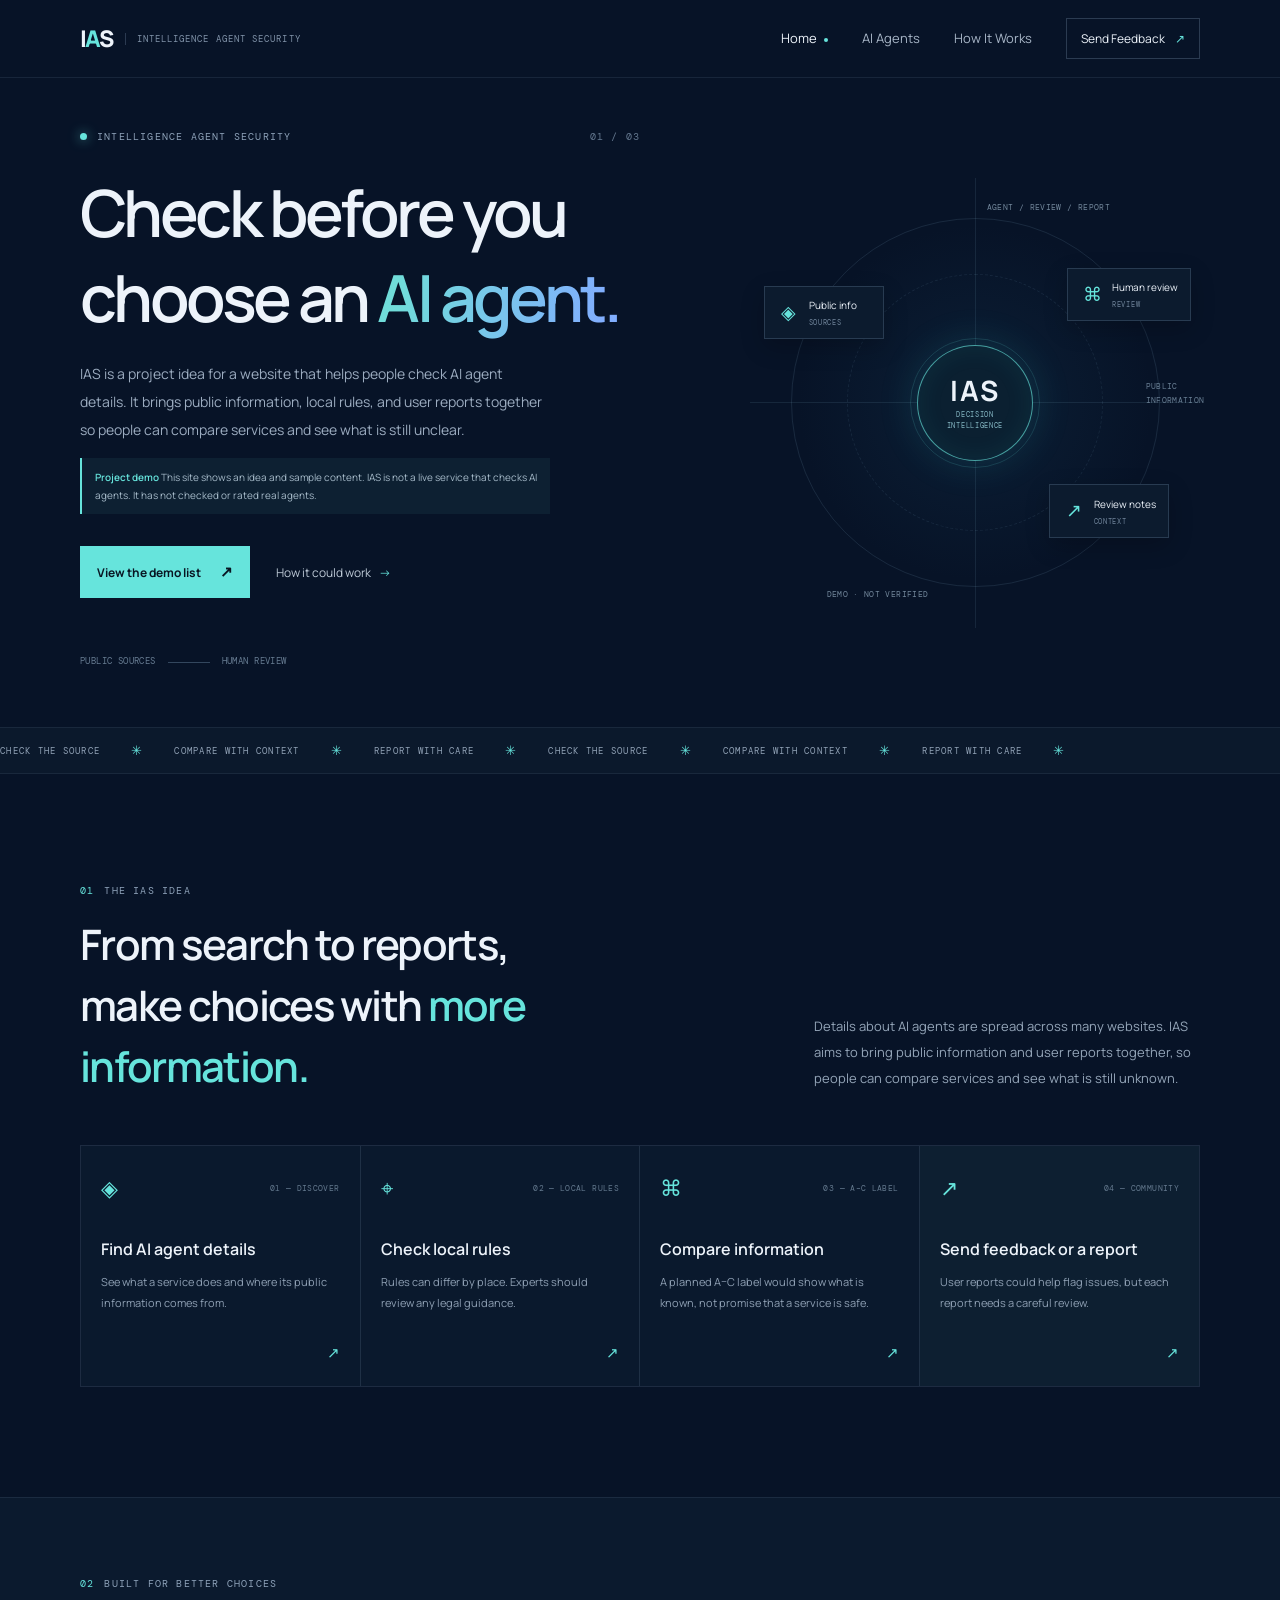
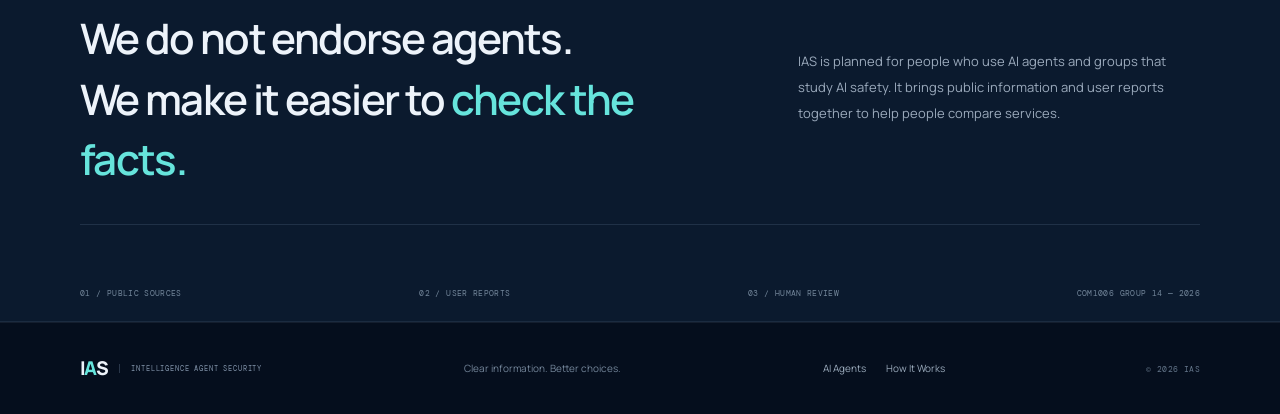
<file: index.html>
<!doctype html>
<html lang="en">
<head>
  <meta charset="utf-8">
  <meta name="viewport" content="width=device-width, initial-scale=1">
  <meta name="theme-color" content="#071327">
  <meta name="description" content="IAS helps people check and compare AI agents using public information and user reports.">
  <title>IAS — Understand AI Agents Before You Use Them</title>
  <link rel="preconnect" href="https://fonts.googleapis.com">
  <link rel="preconnect" href="https://fonts.gstatic.com" crossorigin>
  <link href="https://fonts.googleapis.com/css2?family=DM+Mono:wght@400;500&family=Manrope:wght@400;500;600;700;800&display=swap" rel="stylesheet">
  <link rel="stylesheet" href="style.css">
  <script src="script.js" defer></script>
</head>
<body>
  <header class="site-header">
    <nav class="nav container" aria-label="Main navigation">
      <a class="brand" href="index.html" aria-label="IAS home"><span class="brand-mark">I<span>A</span>S</span><span class="brand-caption">INTELLIGENCE AGENT SECURITY</span></a>
      <button class="menu-toggle" aria-label="Open navigation menu" aria-expanded="false"><span></span><span></span></button>
      <div class="nav-links">
        <a class="nav-link active" href="index.html">Home</a>
        <a class="nav-link" href="agents.html">AI Agents</a>
        <a class="nav-link" href="technology.html">How It Works</a>
        <a class="nav-cta" href="agents.html#report">Send Feedback <span aria-hidden="true">↗</span></a>
      </div>
    </nav>
  </header>

  <main>
    <section class="hero container">
      <div class="hero-copy">
        <div class="eyebrow"><span class="status-dot"></span> INTELLIGENCE AGENT SECURITY <span class="eyebrow-index">01 / 03</span></div>
        <h1>Check before you<br>choose an <span class="text-gradient">AI agent.</span></h1>
        <p class="hero-description">IAS is a project idea for a website that helps people check AI agent details. It brings public information, local rules, and user reports together so people can compare services and see what is still unclear.</p>
        <p class="prototype-note"><strong>Project demo</strong> This site shows an idea and sample content. IAS is not a live service that checks AI agents. It has not checked or rated real agents.</p>
        <div class="hero-actions">
          <a class="button button-primary" href="agents.html">View the demo list <span aria-hidden="true">↗</span></a>
          <a class="text-link" href="technology.html">How it could work <span aria-hidden="true">→</span></a>
        </div>
        <div class="hero-footnote"><span class="mono">PUBLIC SOURCES</span><span class="footnote-line"></span><span class="mono">HUMAN REVIEW</span></div>
      </div>
      <div class="hero-visual" aria-label="Illustration of the IAS review process">
        <div class="visual-orbit orbit-outer"></div><div class="visual-orbit orbit-inner"></div>
        <div class="visual-axis axis-horizontal"></div><div class="visual-axis axis-vertical"></div>
        <div class="visual-label label-top mono">AGENT / REVIEW / REPORT</div><div class="visual-label label-bottom mono">DEMO · NOT VERIFIED</div>
        <div class="visual-node node-data"><span class="node-icon">◈</span><span>Public info</span><small>SOURCES</small></div>
        <div class="visual-node node-model"><span class="node-icon">⌘</span><span>Human review</span><small>REVIEW</small></div>
        <div class="visual-node node-insight"><span class="node-icon">↗</span><span>Review notes</span><small>CONTEXT</small></div>
        <div class="visual-core"><span class="core-ring"></span><span class="core-label">IAS</span><small>DECISION<br>INTELLIGENCE</small></div>
        <div class="visual-coordinate mono">PUBLIC<br>INFORMATION</div>
      </div>
    </section>

    <section class="ticker" aria-label="IAS principles">
      <div class="ticker-track"><span>CHECK THE SOURCE</span><i>✳</i><span>COMPARE WITH CONTEXT</span><i>✳</i><span>REPORT WITH CARE</span><i>✳</i><span>CHECK THE SOURCE</span><i>✳</i><span>COMPARE WITH CONTEXT</span><i>✳</i><span>REPORT WITH CARE</span><i>✳</i></div>
    </section>

    <section class="section container intro-section">
      <div class="section-heading">
        <div><div class="eyebrow"><span class="section-number">01</span> THE IAS IDEA</div><h2>From search to reports,<br>make choices with <span class="text-accent">more information.</span></h2></div>
        <p class="section-lead">Details about AI agents are spread across many websites. IAS aims to bring public information and user reports together, so people can compare services and see what is still unknown.</p>
      </div>
      <div class="feature-grid">
        <article class="feature-card"><div class="feature-top"><span class="feature-icon">◈</span><span class="card-index mono">01 — DISCOVER</span></div><h3>Find AI agent details</h3><p>See what a service does and where its public information comes from.</p><a href="agents.html" class="card-link" aria-label="View the sample AI agent list">↗</a></article>
        <article class="feature-card"><div class="feature-top"><span class="feature-icon">⌖</span><span class="card-index mono">02 — LOCAL RULES</span></div><h3>Check local rules</h3><p>Rules can differ by place. Experts should review any legal guidance.</p><a href="technology.html#models" class="card-link" aria-label="Learn how IAS could review local rules">↗</a></article>
        <article class="feature-card"><div class="feature-top"><span class="feature-icon">⌘</span><span class="card-index mono">03 — A–C LABEL</span></div><h3>Compare information</h3><p>A planned A–C label would show what is known, not promise that a service is safe.</p><a href="agents.html#rating-labels" class="card-link" aria-label="Learn about the planned A to C labels">↗</a></article>
        <article class="feature-card feature-card-highlight"><div class="feature-top"><span class="feature-icon">↗</span><span class="card-index mono">04 — COMMUNITY</span></div><h3>Send feedback or a report</h3><p>User reports could help flag issues, but each report needs a careful review.</p><a href="agents.html#report" class="card-link" aria-label="View the feedback and report demo">↗</a></article>
      </div>
    </section>

    <section class="signal-section">
      <div class="container signal-inner">
        <div><div class="eyebrow"><span class="section-number">02</span> BUILT FOR BETTER CHOICES</div><h2>We do not endorse agents.<br>We make it easier to <span class="text-accent">check the facts.</span></h2></div>
        <div class="signal-content"><p>IAS is planned for people who use AI agents and groups that study AI safety. It brings public information and user reports together to help people compare services.</p></div>
        <div class="signal-bottom mono"><span>01 / PUBLIC SOURCES</span><span>02 / USER REPORTS</span><span>03 / HUMAN REVIEW</span><span>COM1006 GROUP 14 — 2026</span></div>
      </div>
    </section>
  </main>
  <footer class="site-footer"><div class="container footer-inner"><a class="brand footer-brand" href="index.html"><span class="brand-mark">I<span>A</span>S</span><span class="brand-caption">INTELLIGENCE AGENT SECURITY</span></a><p>Clear information. Better choices.</p><div class="footer-links"><a href="agents.html">AI Agents</a><a href="technology.html">How It Works</a></div><span class="footer-copy mono">© 2026 IAS</span></div></footer>
</body>
</html>
</file>
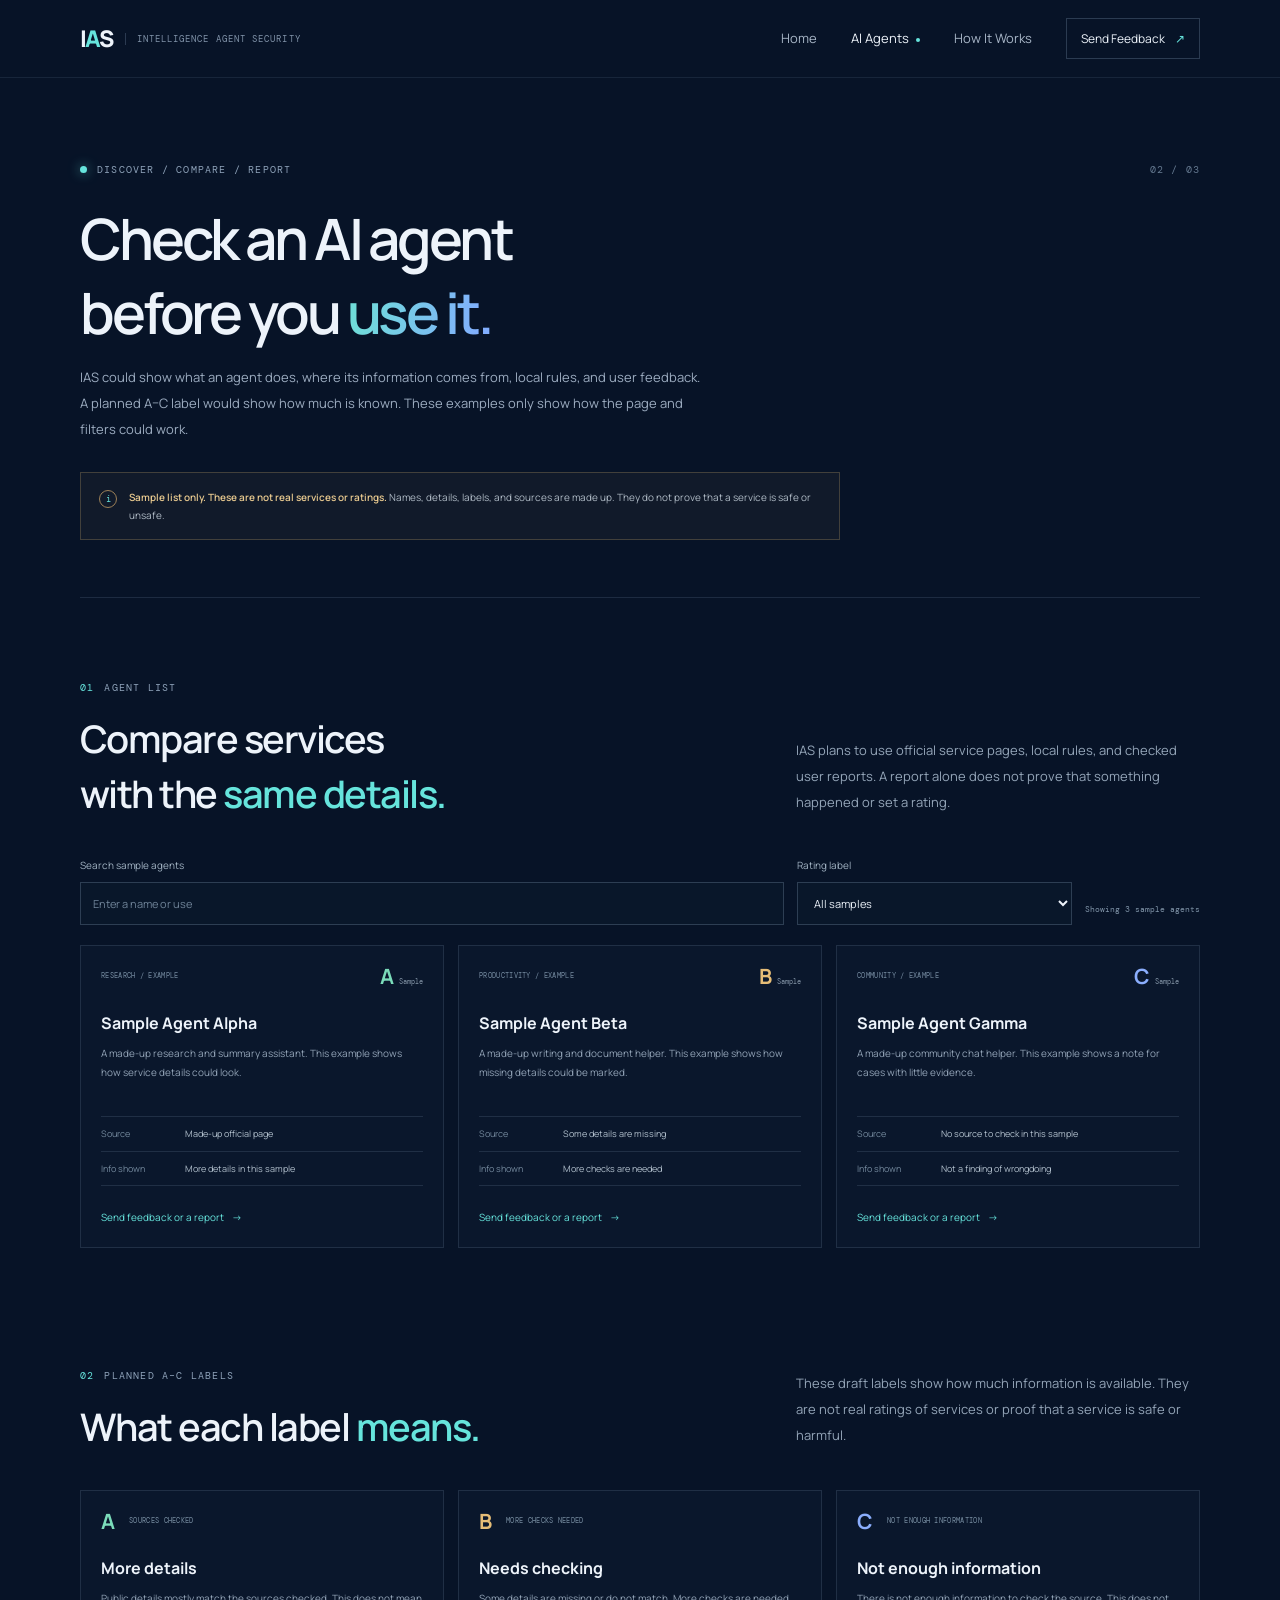
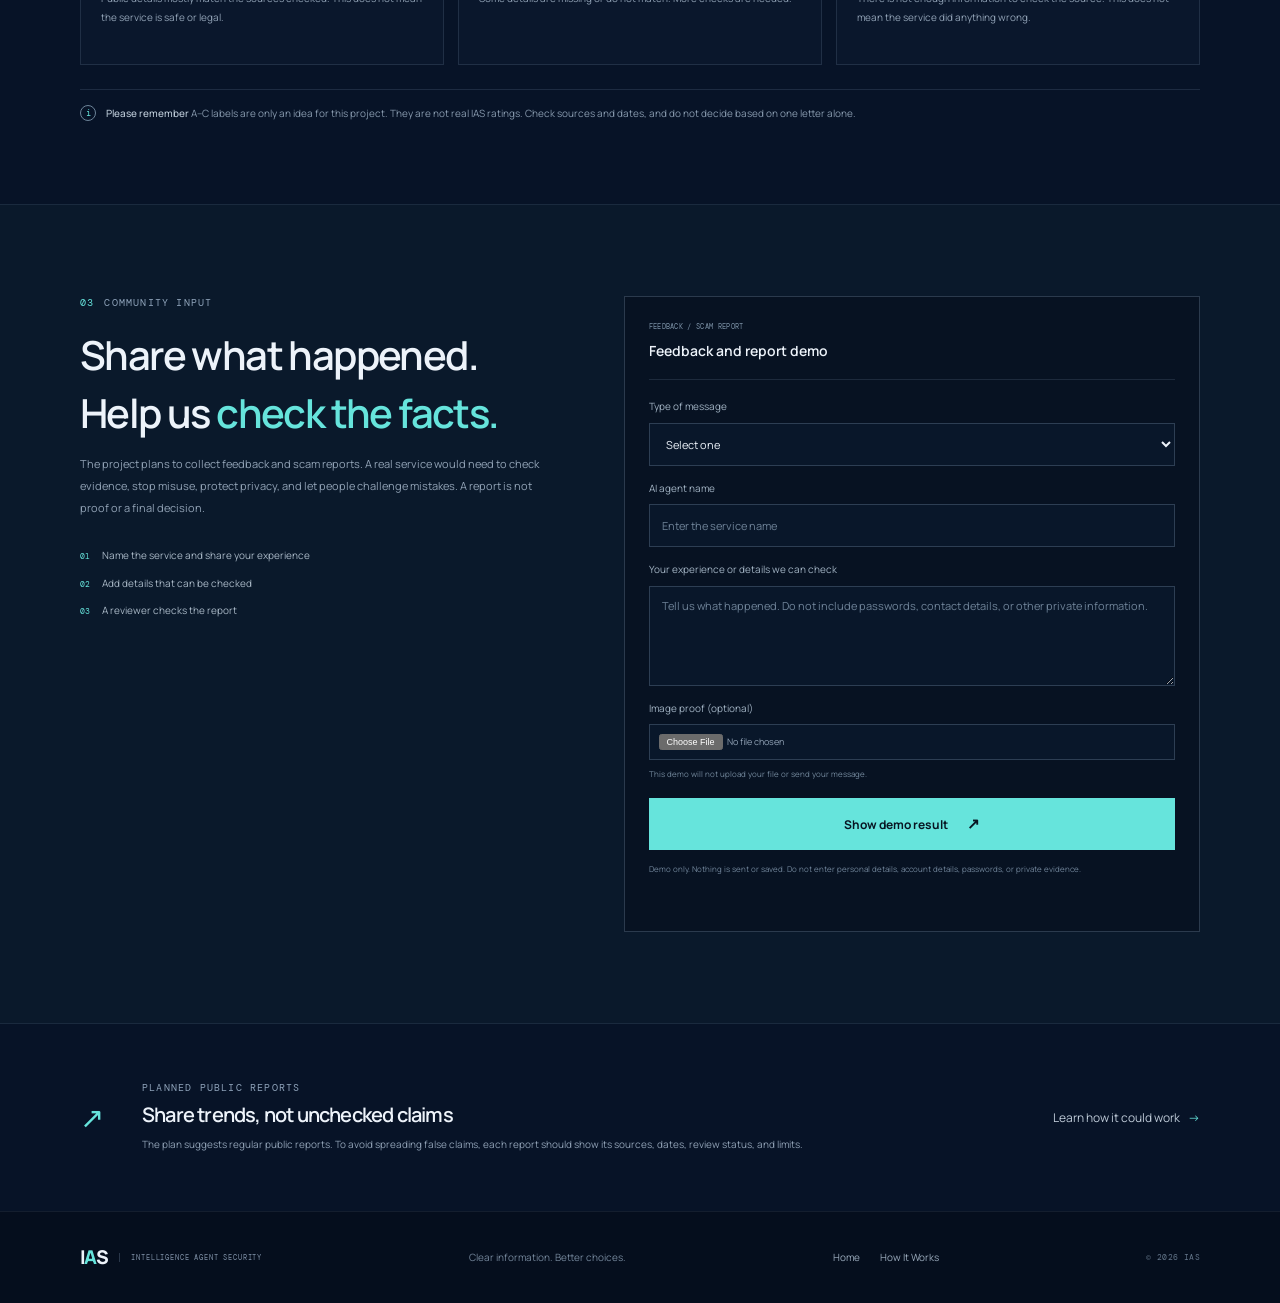
<file: agents.html>
<!doctype html>
<html lang="en">
<head>
  <meta charset="utf-8">
  <meta name="viewport" content="width=device-width, initial-scale=1">
  <meta name="theme-color" content="#071327">
  <meta name="description" content="Explore sample AI agent profiles and see how IAS could support ratings, comparisons, feedback, and scam reports.">
  <title>AI Agent List — IAS</title>
  <link rel="preconnect" href="https://fonts.googleapis.com">
  <link rel="preconnect" href="https://fonts.gstatic.com" crossorigin>
  <link href="https://fonts.googleapis.com/css2?family=DM+Mono:wght@400;500&family=Manrope:wght@400;500;600;700;800&display=swap" rel="stylesheet">
  <link rel="stylesheet" href="style.css">
  <script src="script.js" defer></script>
</head>
<body>
  <header class="site-header">
    <nav class="nav container" aria-label="Main navigation">
      <a class="brand" href="index.html" aria-label="IAS home"><span class="brand-mark">I<span>A</span>S</span><span class="brand-caption">INTELLIGENCE AGENT SECURITY</span></a>
      <button class="menu-toggle" aria-label="Open navigation menu" aria-expanded="false"><span></span><span></span></button>
      <div class="nav-links">
        <a class="nav-link" href="index.html">Home</a>
        <a class="nav-link active" href="agents.html">AI Agents</a>
        <a class="nav-link" href="technology.html">How It Works</a>
        <a class="nav-cta" href="#report">Send Feedback <span aria-hidden="true">↗</span></a>
      </div>
    </nav>
  </header>
  <main>
    <section class="page-hero container agents-hero">
      <div class="eyebrow"><span class="status-dot"></span> DISCOVER / COMPARE / REPORT <span class="eyebrow-index">02 / 03</span></div>
      <h1>Check an AI agent<br>before you <span class="text-gradient">use it.</span></h1>
      <p class="page-intro">IAS could show what an agent does, where its information comes from, local rules, and user feedback. A planned A–C label would show how much is known. These examples only show how the page and filters could work.</p>
      <div class="prototype-banner"><span class="note-icon">i</span><p><strong>Sample list only. These are not real services or ratings.</strong> Names, details, labels, and sources are made up. They do not prove that a service is safe or unsafe.</p></div>
    </section>

    <section class="section container directory-section" aria-labelledby="directory-title">
      <div class="section-heading compact-heading">
        <div><div class="eyebrow"><span class="section-number">01</span> AGENT LIST</div><h2 id="directory-title">Compare services<br>with the <span class="text-accent">same details.</span></h2></div>
        <p class="section-lead">IAS plans to use official service pages, local rules, and checked user reports. A report alone does not prove that something happened or set a rating.</p>
      </div>
      <div class="directory-controls">
        <label class="search-control">Search sample agents<input type="search" data-agent-search placeholder="Enter a name or use" autocomplete="off"></label>
        <label class="filter-control">Rating label
          <select data-agent-filter>
            <option value="all">All samples</option>
            <option value="A">A — More details (sample)</option>
            <option value="B">B — Needs checking (sample)</option>
            <option value="C">C — Not enough information (sample)</option>
          </select>
        </label>
        <p class="directory-count" data-agent-count aria-live="polite">Showing 3 sample agents</p>
      </div>
      <div class="agent-grid" data-agent-grid>
        <article class="agent-card" data-agent-card data-rating="A" data-search="alpha research summary search assistant">
          <div class="agent-card-top"><span class="agent-category mono">RESEARCH / EXAMPLE</span><span class="agent-grade grade-a">A <small>Sample</small></span></div>
          <h3>Sample Agent Alpha</h3>
          <p>A made-up research and summary assistant. This example shows how service details could look.</p>
          <dl class="agent-details"><div><dt>Source</dt><dd>Made-up official page</dd></div><div><dt>Info shown</dt><dd>More details in this sample</dd></div></dl>
          <a class="agent-report-link" href="#report" data-report-agent="Sample Agent Alpha">Send feedback or a report <span aria-hidden="true">→</span></a>
        </article>
        <article class="agent-card" data-agent-card data-rating="B" data-search="beta document writing productivity">
          <div class="agent-card-top"><span class="agent-category mono">PRODUCTIVITY / EXAMPLE</span><span class="agent-grade grade-b">B <small>Sample</small></span></div>
          <h3>Sample Agent Beta</h3>
          <p>A made-up writing and document helper. This example shows how missing details could be marked.</p>
          <dl class="agent-details"><div><dt>Source</dt><dd>Some details are missing</dd></div><div><dt>Info shown</dt><dd>More checks are needed</dd></div></dl>
          <a class="agent-report-link" href="#report" data-report-agent="Sample Agent Beta">Send feedback or a report <span aria-hidden="true">→</span></a>
        </article>
        <article class="agent-card" data-agent-card data-rating="C" data-search="gamma community chat">
          <div class="agent-card-top"><span class="agent-category mono">COMMUNITY / EXAMPLE</span><span class="agent-grade grade-c">C <small>Sample</small></span></div>
          <h3>Sample Agent Gamma</h3>
          <p>A made-up community chat helper. This example shows a note for cases with little evidence.</p>
          <dl class="agent-details"><div><dt>Source</dt><dd>No source to check in this sample</dd></div><div><dt>Info shown</dt><dd>Not a finding of wrongdoing</dd></div></dl>
          <a class="agent-report-link" href="#report" data-report-agent="Sample Agent Gamma">Send feedback or a report <span aria-hidden="true">→</span></a>
        </article>
      </div>
      <p class="directory-empty" data-agent-empty hidden>No samples match. Try a different search or rating.</p>
    </section>

    <section class="section container rating-guide" id="rating-labels" aria-labelledby="rating-guide-title">
      <div class="section-heading compact-heading">
        <div><div class="eyebrow"><span class="section-number">02</span> PLANNED A–C LABELS</div><h2 id="rating-guide-title">What each label <span class="text-accent">means.</span></h2></div>
        <p class="section-lead">These draft labels show how much information is available. They are not real ratings of services or proof that a service is safe or harmful.</p>
      </div>
      <div class="rating-guide-grid">
        <article class="agent-card rating-guide-card">
          <div class="agent-card-top rating-guide-top"><span class="agent-grade grade-a">A</span><span class="rating-guide-tag mono">SOURCES CHECKED</span></div>
          <h3>More details</h3>
          <p>Public details mostly match the sources checked. This does not mean the service is safe or legal.</p>
        </article>
        <article class="agent-card rating-guide-card">
          <div class="agent-card-top rating-guide-top"><span class="agent-grade grade-b">B</span><span class="rating-guide-tag mono">MORE CHECKS NEEDED</span></div>
          <h3>Needs checking</h3>
          <p>Some details are missing or do not match. More checks are needed.</p>
        </article>
        <article class="agent-card rating-guide-card">
          <div class="agent-card-top rating-guide-top"><span class="agent-grade grade-c">C</span><span class="rating-guide-tag mono">NOT ENOUGH INFORMATION</span></div>
          <h3>Not enough information</h3>
          <p>There is not enough information to check the source. This does not mean the service did anything wrong.</p>
        </article>
      </div>
      <div class="chain-note rating-guide-note"><span class="note-icon">i</span><p><strong>Please remember</strong> A–C labels are only an idea for this project. They are not real IAS ratings. Check sources and dates, and do not decide based on one letter alone.</p></div>
    </section>

    <section class="report-section" id="report">
      <div class="container report-layout">
        <div class="report-intro">
          <div class="eyebrow"><span class="section-number">03</span> COMMUNITY INPUT</div>
          <h2>Share what happened.<br>Help us <span class="text-accent">check the facts.</span></h2>
          <p>The project plans to collect feedback and scam reports. A real service would need to check evidence, stop misuse, protect privacy, and let people challenge mistakes. A report is not proof or a final decision.</p>
          <div class="report-steps"><span><i>01</i> Name the service and share your experience</span><span><i>02</i> Add details that can be checked</span><span><i>03</i> A reviewer checks the report</span></div>
        </div>
        <form class="report-form" data-demo-form>
          <div class="form-heading"><span class="mono">FEEDBACK / SCAM REPORT</span><strong>Feedback and report demo</strong></div>
          <label>Type of message
            <select name="reportType" required>
              <option value="" selected disabled>Select one</option>
              <option value="feedback">Share a user experience</option>
              <option value="report">Report a possible scam or false information</option>
            </select>
          </label>
          <label>AI agent name<input type="text" name="agentName" data-report-agent-input placeholder="Enter the service name" required></label>
          <label>Your experience or details we can check<textarea name="details" rows="4" placeholder="Tell us what happened. Do not include passwords, contact details, or other private information." required></textarea></label>
          <label class="file-control">Image proof (optional)<input type="file" name="evidence" accept="image/*"><small>This demo will not upload your file or send your message.</small></label>
          <button class="button button-primary form-submit" type="submit">Show demo result <span aria-hidden="true">↗</span></button>
          <p class="form-disclaimer">Demo only. Nothing is sent or saved. Do not enter personal details, account details, passwords, or private evidence.</p>
          <p class="form-status" data-form-status role="status" aria-live="polite"></p>
        </form>
      </div>
    </section>

    <section class="container weekly-report">
      <div class="weekly-mark">↗</div><div><span class="eyebrow">PLANNED PUBLIC REPORTS</span><h2>Share trends, not unchecked claims</h2><p>The plan suggests regular public reports. To avoid spreading false claims, each report should show its sources, dates, review status, and limits.</p></div><a class="text-link" href="technology.html#models">Learn how it could work <span aria-hidden="true">→</span></a>
    </section>
  </main>
  <footer class="site-footer"><div class="container footer-inner"><a class="brand footer-brand" href="index.html"><span class="brand-mark">I<span>A</span>S</span><span class="brand-caption">INTELLIGENCE AGENT SECURITY</span></a><p>Clear information. Better choices.</p><div class="footer-links"><a href="index.html">Home</a><a href="technology.html">How It Works</a></div><span class="footer-copy mono">© 2026 IAS</span></div></footer>
</body>
</html>
</file>
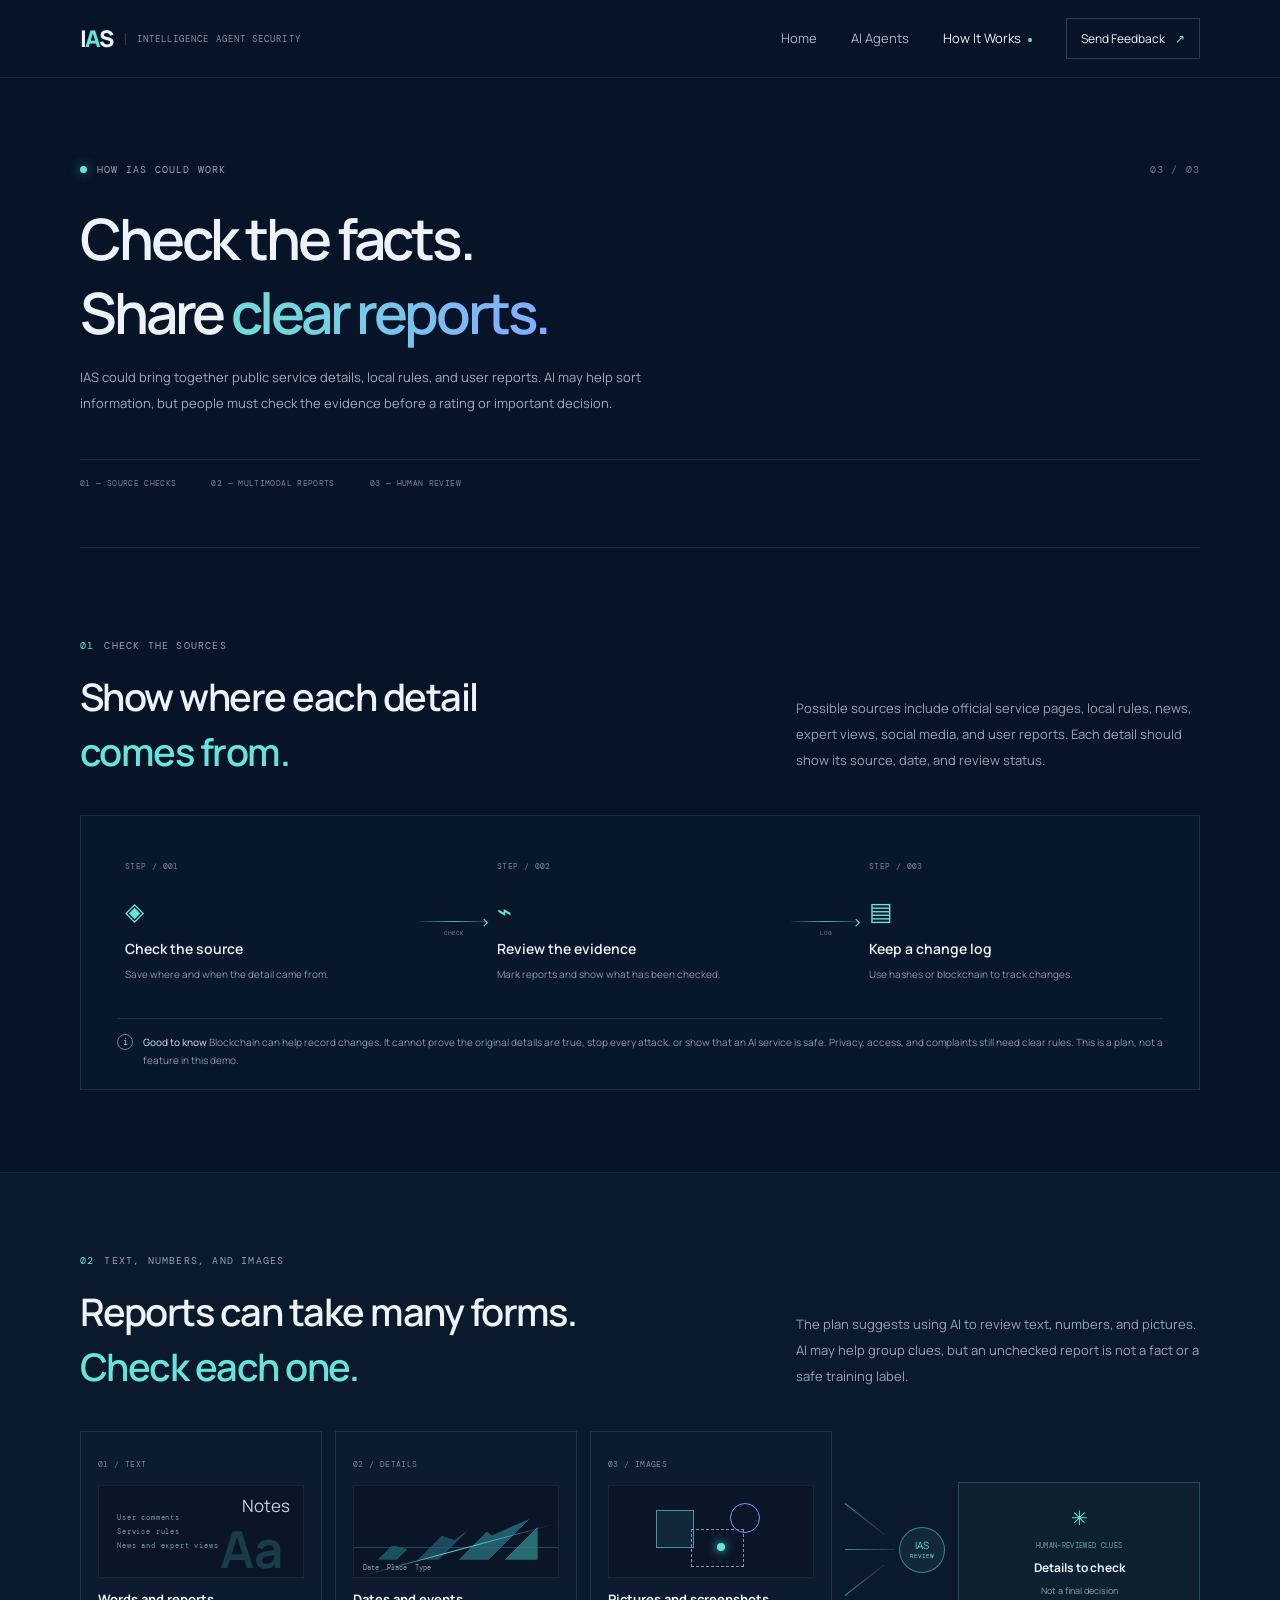
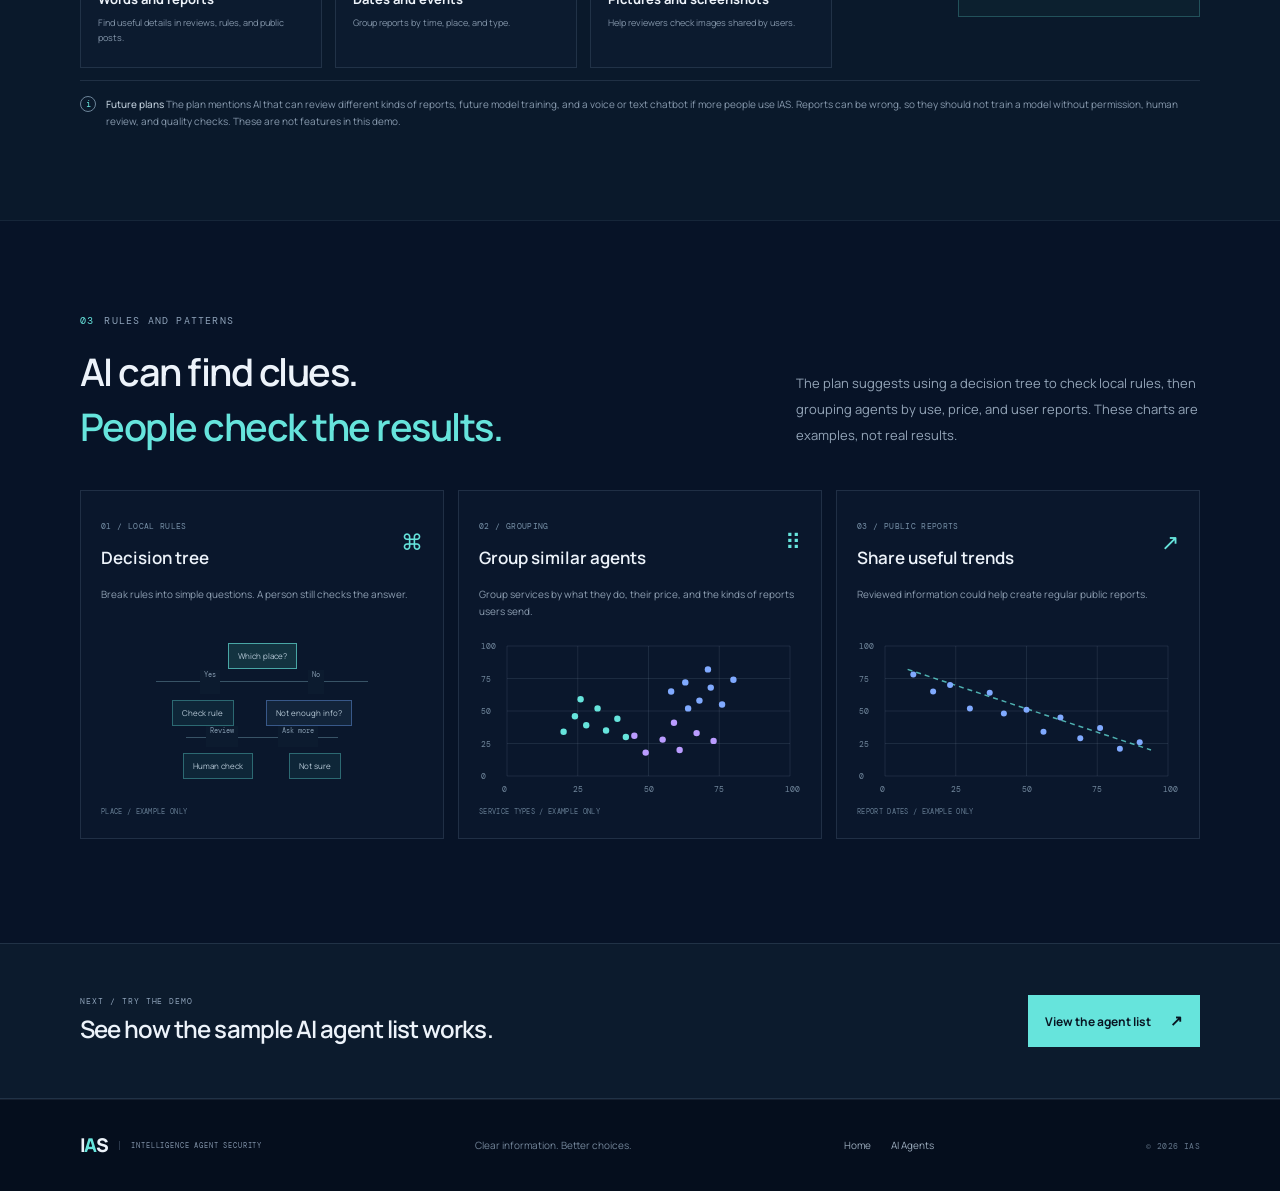
<file: technology.html>
<!doctype html>
<html lang="en">
<head>
  <meta charset="utf-8">
  <meta name="viewport" content="width=device-width, initial-scale=1">
  <meta name="theme-color" content="#071327">
  <meta name="description" content="Learn how IAS could check public sources, review user reports, keep records, and group similar AI agents.">
  <title>How It Works — IAS</title>
  <link rel="preconnect" href="https://fonts.googleapis.com">
  <link rel="preconnect" href="https://fonts.gstatic.com" crossorigin>
  <link href="https://fonts.googleapis.com/css2?family=DM+Mono:wght@400;500&family=Manrope:wght@400;500;600;700;800&display=swap" rel="stylesheet">
  <link rel="stylesheet" href="style.css">
  <script src="script.js" defer></script>
</head>
<body>
  <header class="site-header"><nav class="nav container" aria-label="Main navigation">
    <a class="brand" href="index.html" aria-label="IAS home"><span class="brand-mark">I<span>A</span>S</span><span class="brand-caption">INTELLIGENCE AGENT SECURITY</span></a>
    <button class="menu-toggle" aria-label="Open navigation menu" aria-expanded="false"><span></span><span></span></button>
    <div class="nav-links"><a class="nav-link" href="index.html">Home</a><a class="nav-link" href="agents.html">AI Agents</a><a class="nav-link active" href="technology.html">How It Works</a><a class="nav-cta" href="agents.html#report">Send Feedback <span aria-hidden="true">↗</span></a></div>
  </nav></header>
  <main>
    <section class="page-hero container">
      <div class="eyebrow"><span class="status-dot"></span> HOW IAS COULD WORK <span class="eyebrow-index">03 / 03</span></div>
      <h1>Check the facts.<br>Share <span class="text-gradient">clear reports.</span></h1>
      <p class="page-intro">IAS could bring together public service details, local rules, and user reports. AI may help sort information, but people must check the evidence before a rating or important decision.</p>
      <div class="page-hero-meta mono"><span>01 — SOURCE CHECKS</span><span>02 — MULTIMODAL REPORTS</span><span>03 — HUMAN REVIEW</span></div>
    </section>

    <section class="section container tech-section" id="blockchain">
      <div class="section-heading compact-heading"><div><div class="eyebrow"><span class="section-number">01</span> CHECK THE SOURCES</div><h2>Show where each detail<br><span class="text-accent">comes from.</span></h2></div><p class="section-lead">Possible sources include official service pages, local rules, news, expert views, social media, and user reports. Each detail should show its source, date, and review status.</p></div>
      <div class="chain-panel">
        <div class="chain-steps">
          <article class="chain-step"><span class="step-index mono">STEP / 001</span><span class="chain-symbol">◈</span><h3>Check the source</h3><p>Save where and when the detail came from.</p></article><div class="chain-connector"><span></span><small>CHECK</small></div>
          <article class="chain-step"><span class="step-index mono">STEP / 002</span><span class="chain-symbol">⌁</span><h3>Review the evidence</h3><p>Mark reports and show what has been checked.</p></article><div class="chain-connector"><span></span><small>LOG</small></div>
          <article class="chain-step"><span class="step-index mono">STEP / 003</span><span class="chain-symbol">▤</span><h3>Keep a change log</h3><p>Use hashes or blockchain to track changes.</p></article>
        </div>
        <div class="chain-note"><span class="note-icon">i</span><p><strong>Good to know</strong> Blockchain can help record changes. It cannot prove the original details are true, stop every attack, or show that an AI service is safe. Privacy, access, and complaints still need clear rules. This is a plan, not a feature in this demo.</p></div>
      </div>
    </section>

    <section class="section multimodal-section" id="multimodal">
      <div class="container">
        <div class="section-heading compact-heading"><div><div class="eyebrow"><span class="section-number">02</span> TEXT, NUMBERS, AND IMAGES</div><h2>Reports can take many forms.<br><span class="text-accent">Check each one.</span></h2></div><p class="section-lead">The plan suggests using AI to review text, numbers, and pictures. AI may help group clues, but an unchecked report is not a fact or a safe training label.</p></div>
        <div class="modality-grid">
          <article class="modality-card"><span class="modality-tag mono">01 / TEXT</span><div class="modality-art text-art"><span>Notes</span><i>User comments</i><i>Service rules</i><i>News and expert views</i><b>Aa</b></div><h3>Words and reports</h3><p>Find useful details in reviews, rules, and public posts.</p></article>
          <article class="modality-card"><span class="modality-tag mono">02 / DETAILS</span><div class="modality-art number-art"><span class="number-line"></span><span class="number-bar"></span><span class="number-wave"></span><i>Date&nbsp; Place&nbsp; Type</i></div><h3>Dates and events</h3><p>Group reports by time, place, and type.</p></article>
          <article class="modality-card"><span class="modality-tag mono">03 / IMAGES</span><div class="modality-art visual-art"><span class="visual-square"></span><span class="visual-circle"></span><span class="visual-cross"></span><span class="visual-target"></span></div><h3>Pictures and screenshots</h3><p>Help reviewers check images shared by users.</p></article>
          <div class="modality-merge"><span class="merge-line"></span><span class="merge-line"></span><span class="merge-line"></span><div class="merge-node">IAS<br><small>REVIEW</small></div></div>
          <div class="modality-output"><span class="output-icon">✳</span><span class="mono">HUMAN-REVIEWED CLUES</span><strong>Details to check</strong><small>Not a final decision</small></div>
        </div>
        <div class="chain-note technology-roadmap-note"><span class="note-icon">i</span><p><strong>Future plans</strong> The plan mentions AI that can review different kinds of reports, future model training, and a voice or text chatbot if more people use IAS. Reports can be wrong, so they should not train a model without permission, human review, and quality checks. These are not features in this demo.</p></div>
      </div>
    </section>

    <section class="section container models-section" id="models">
      <div class="section-heading compact-heading"><div><div class="eyebrow"><span class="section-number">03</span> RULES AND PATTERNS</div><h2>AI can find clues.<br><span class="text-accent">People check the results.</span></h2></div><p class="section-lead">The plan suggests using a decision tree to check local rules, then grouping agents by use, price, and user reports. These charts are examples, not real results.</p></div>
      <div class="model-grid">
        <article class="model-card model-tree"><div class="model-card-head"><div><span class="model-type mono">01 / LOCAL RULES</span><h3>Decision tree</h3></div><span class="model-symbol">⌘</span></div><p>Break rules into simple questions. A person still checks the answer.</p><div class="tree-visual" aria-label="Example of a local rules decision tree"><div class="tree-node tree-root">Which place?</div><div class="tree-branches"><span>Yes</span><span>No</span></div><div class="tree-level"><div class="tree-node tree-leaf">Check rule</div><div class="tree-node tree-question">Not enough info?</div></div><div class="tree-branches tree-branches-bottom"><span>Review</span><span>Ask more</span></div><div class="tree-final"><span class="tree-node tree-leaf">Human check</span><span class="tree-node tree-leaf">Not sure</span></div></div><div class="chart-caption mono">PLACE / EXAMPLE ONLY</div></article>
        <article class="model-card"><div class="model-card-head"><div><span class="model-type mono">02 / GROUPING</span><h3>Group similar agents</h3></div><span class="model-symbol">⠿</span></div><p>Group services by what they do, their price, and the kinds of reports users send.</p><canvas class="data-chart cluster-chart" data-chart="clusters" aria-label="Example chart grouping similar AI agents"></canvas><div class="chart-caption mono">SERVICE TYPES / EXAMPLE ONLY</div></article>
        <article class="model-card"><div class="model-card-head"><div><span class="model-type mono">03 / PUBLIC REPORTS</span><h3>Share useful trends</h3></div><span class="model-symbol">↗</span></div><p>Reviewed information could help create regular public reports.</p><canvas class="data-chart regression-chart" data-chart="regression" aria-label="Example chart of report trends over time"></canvas><div class="chart-caption mono">REPORT DATES / EXAMPLE ONLY</div></article>
      </div>
    </section>

    <section class="cta-band"><div class="container cta-inner"><div><span class="eyebrow">NEXT / TRY THE DEMO</span><h2>See how the sample AI agent list works.</h2></div><a class="button button-primary" href="agents.html">View the agent list <span aria-hidden="true">↗</span></a></div></section>
  </main>
  <footer class="site-footer"><div class="container footer-inner"><a class="brand footer-brand" href="index.html"><span class="brand-mark">I<span>A</span>S</span><span class="brand-caption">INTELLIGENCE AGENT SECURITY</span></a><p>Clear information. Better choices.</p><div class="footer-links"><a href="index.html">Home</a><a href="agents.html">AI Agents</a></div><span class="footer-copy mono">© 2026 IAS</span></div></footer>
</body>
</html>
</file>
<file: style.css>
:root {
  color-scheme: dark;
  --bg: #071327;
  --bg-deep: #050e1d;
  --surface: #0c1a30;
  --surface-light: #10223a;
  --line: rgba(165, 190, 219, .14);
  --line-strong: rgba(165, 190, 219, .23);
  --text: #edf3fa;
  --muted: #98a9bc;
  --dim: #70849b;
  --cyan: #66e4dc;
  --blue: #70a5ff;
  --green: #8be0b3;
  --font: "Manrope", sans-serif;
  --mono: "DM Mono", monospace;
}

* { box-sizing: border-box; }
html { scroll-behavior: smooth; scroll-padding-top: 92px; }
body { margin: 0; background: var(--bg); color: var(--text); font-family: var(--font); font-size: 15px; line-height: 1.75; -webkit-font-smoothing: antialiased; }
a { color: inherit; text-decoration: none; }
button { font: inherit; }
.container { width: min(1120px, calc(100% - 64px)); margin-inline: auto; }
.mono { font-family: var(--mono); letter-spacing: .045em; }
.site-header { height: 78px; border-bottom: 1px solid rgba(165, 190, 219, .1); position: relative; z-index: 20; }
.nav { height: 100%; display: flex; align-items: center; justify-content: space-between; }
.brand { display: inline-flex; align-items: center; gap: 12px; }
.brand-mark { font-size: 23px; font-weight: 800; letter-spacing: -.08em; line-height: 1; }
.brand-mark span { color: var(--cyan); }
.brand-caption { color: #8193a9; font: 9px var(--mono); letter-spacing: .12em; border-left: 1px solid var(--line-strong); padding-left: 11px; }
.nav-links { display: flex; align-items: center; gap: 34px; }
.nav-link { color: #a7b5c6; font-size: 13px; transition: color .2s ease; }
.nav-link:hover, .nav-link.active { color: var(--text); }
.nav-link.active::after { content: ""; width: 4px; height: 4px; background: var(--cyan); border-radius: 50%; display: inline-block; vertical-align: middle; margin-left: 7px; }
.nav-cta { color: var(--text); font-size: 12px; padding: 9px 14px; border: 1px solid var(--line-strong); transition: border-color .2s, background .2s; }
.nav-cta:hover { border-color: var(--cyan); background: rgba(102, 228, 220, .06); }
.nav-cta span { color: var(--cyan); padding-left: 8px; }
.menu-toggle { display: none; }
.hero { min-height: 575px; display: grid; grid-template-columns: 1fr 1fr; align-items: center; position: relative; }
.hero-copy { padding: 52px 0 57px; position: relative; z-index: 1; }
.eyebrow { color: #8ea2b9; font: 10px var(--mono); letter-spacing: .12em; display: flex; align-items: center; gap: 10px; }
.status-dot { width: 7px; height: 7px; background: var(--cyan); border-radius: 50%; box-shadow: 0 0 12px rgba(102, 228, 220, .65); }
.eyebrow-index { margin-left: auto; color: #64788f; }
.hero h1, .page-hero h1 { font-size: clamp(42px, 5.2vw, 65px); line-height: 1.3; letter-spacing: -.055em; font-weight: 600; margin: 28px 0 20px; }
.text-gradient { background: linear-gradient(100deg, #70dcd9 10%, #81aefe 92%); background-clip: text; -webkit-background-clip: text; color: transparent; }
.text-accent { color: var(--cyan); }
.hero-description { max-width: 470px; color: #9cacc0; font-size: 14px; line-height: 2; }
.hero-actions { display: flex; align-items: center; gap: 26px; margin-top: 32px; }
.button { display: inline-flex; align-items: center; gap: 19px; font-size: 12px; padding: 13px 17px; transition: transform .2s, background .2s, border-color .2s; }
.button:hover { transform: translateY(-2px); }
.button-primary { background: var(--cyan); color: #081522; font-weight: 700; }
.button-primary:hover { background: #8cf0e7; }
.button-primary span { font-size: 15px; }
.text-link { font-size: 12px; color: #bdc9d6; }
.text-link span { color: var(--cyan); margin-left: 6px; transition: margin .2s; }
.text-link:hover span { margin-left: 11px; }
.hero-footnote { display: flex; align-items: center; gap: 12px; margin-top: 56px; color: #667b91; font-size: 9px; }
.footnote-line { height: 1px; width: 42px; background: #33475e; }
.hero-visual { position: relative; width: min(450px, 100%); aspect-ratio: 1; justify-self: end; display: grid; place-items: center; }
.hero-visual::before { content: ""; position: absolute; inset: 9%; border-radius: 50%; background: radial-gradient(circle, rgba(27, 74, 107, .22), rgba(7, 19, 39, 0) 68%); }
.visual-orbit { border: 1px solid rgba(133, 177, 205, .14); border-radius: 50%; position: absolute; }
.orbit-outer { width: 82%; height: 82%; }
.orbit-inner { width: 57%; height: 57%; border-style: dashed; opacity: .8; }
.visual-axis { position: absolute; background: rgba(133, 177, 205, .12); }
.axis-horizontal { width: 100%; height: 1px; }
.axis-vertical { height: 100%; width: 1px; }
.visual-core { width: 116px; height: 116px; border: 1px solid rgba(102, 228, 220, .65); border-radius: 50%; background: #0b2031; z-index: 2; display: flex; flex-direction: column; align-items: center; justify-content: center; box-shadow: 0 0 42px rgba(52, 200, 201, .16), inset 0 0 27px rgba(52, 200, 201, .08); position: relative; }
.core-ring { position: absolute; width: 130px; height: 130px; border: 1px solid rgba(102, 228, 220, .15); border-radius: 50%; }
.core-label { font-size: 28px; line-height: 1.15; font-weight: 700; letter-spacing: .08em; }
.visual-core small { font: 7px/1.5 var(--mono); text-align: center; color: #85b7c4; letter-spacing: .1em; margin-top: 4px; }
.visual-node { z-index: 3; position: absolute; display: grid; grid-template-columns: 24px auto; align-items: center; column-gap: 8px; padding: 9px 12px; min-width: 120px; background: #0c1b2e; border: 1px solid rgba(142, 175, 206, .22); box-shadow: 0 8px 24px rgba(0, 0, 0, .2); font-size: 10px; }
.visual-node .node-icon { color: var(--cyan); font-size: 19px; grid-row: span 2; text-align: center; }
.visual-node small { color: #71859b; font: 7px var(--mono); letter-spacing: .1em; }
.node-data { top: 24%; left: 3%; }
.node-model { top: 20%; right: 2%; }
.node-insight { bottom: 20%; right: 7%; }
.visual-label { position: absolute; color: #72879b; font-size: 8px; }
.label-top { top: 5%; right: 20%; }
.label-bottom { bottom: 6%; left: 17%; }
.visual-coordinate { position: absolute; top: 45%; right: -1%; color: #687e93; font-size: 8px; line-height: 1.7; }
.ticker { height: 47px; display: flex; align-items: center; overflow: hidden; background: #0b192c; border-block: 1px solid rgba(165, 190, 219, .09); }
.ticker-track { min-width: max-content; display: flex; align-items: center; gap: 31px; white-space: nowrap; color: #91a2b6; font: 9px var(--mono); letter-spacing: .14em; animation: ticker 38s linear infinite; }
.ticker-track i { color: var(--cyan); font-style: normal; font-size: 13px; }
@keyframes ticker { to { transform: translateX(-50%); } }
.section { padding-block: 110px; }
.section-heading { display: grid; grid-template-columns: 1.1fr .65fr; align-items: end; gap: 80px; margin-bottom: 48px; }
.section-number { color: var(--cyan); }
h2 { font-size: clamp(30px, 3.6vw, 42px); line-height: 1.45; letter-spacing: -.04em; font-weight: 600; margin: 17px 0 0; }
.section-lead { color: #94a5b8; font-size: 13px; line-height: 2; margin: 0 0 6px; }
.feature-grid { display: grid; grid-template-columns: repeat(4, 1fr); border: 1px solid var(--line); }
.feature-card { min-height: 240px; padding: 23px 20px 20px; position: relative; border-right: 1px solid var(--line); background: rgba(13, 30, 50, .54); transition: background .25s, transform .25s; }
.feature-card:last-child { border-right: 0; }
.feature-card:hover { background: #10243b; transform: translateY(-4px); }
.feature-card-highlight { background: rgba(35, 83, 91, .2); }
.feature-top { display: flex; justify-content: space-between; align-items: center; }
.feature-icon { color: var(--cyan); font-size: 22px; }
.card-index { color: #64798e; font-size: 8px; }
.feature-card h3 { font-size: 16px; font-weight: 600; margin: 28px 0 9px; }
.feature-card p { color: #8fa0b4; font-size: 11px; line-height: 1.9; margin: 0; }
.card-link { position: absolute; bottom: 19px; right: 20px; color: var(--cyan); }
.signal-section { background: #0b1a2e; border-block: 1px solid rgba(165, 190, 219, .1); }
.signal-inner { display: grid; grid-template-columns: 1fr .65fr; column-gap: 100px; padding-block: 79px 21px; }
.signal-inner h2 { margin-top: 18px; }
.signal-content { align-self: center; padding-top: 30px; }
.signal-content p { color: #9baabc; font-size: 13px; line-height: 2; margin: 0 0 23px; }
.button-outline { border: 1px solid var(--line-strong); color: var(--text); }
.button-outline span { color: var(--cyan); }
.button-outline:hover { border-color: var(--cyan); }
.signal-bottom { grid-column: 1 / -1; display: flex; justify-content: space-between; padding-block: 61px 0; margin-top: 34px; border-top: 1px solid var(--line); color: #73869a; font-size: 8px; }
.site-footer { background: #050e1d; border-top: 1px solid rgba(165, 190, 219, .09); }
.footer-inner { min-height: 91px; display: flex; align-items: center; justify-content: space-between; gap: 22px; }
.footer-brand .brand-mark { font-size: 19px; }
.footer-brand .brand-caption { font-size: 7px; }
.footer-inner > p { color: #74869a; font-size: 10px; margin: 0; }
.footer-links { display: flex; gap: 20px; color: #9babbc; font-size: 10px; }
.footer-links a:hover { color: var(--cyan); }
.footer-copy { color: #64768a; font-size: 8px; }

/* Interior pages */
.page-hero { padding-block: 85px 57px; border-bottom: 1px solid var(--line); }
.page-hero h1 { margin-top: 25px; margin-bottom: 15px; font-size: clamp(40px, 4.7vw, 57px); }
.page-intro { max-width: 620px; color: #9cacc0; font-size: 13px; line-height: 2; margin: 0; }
.page-hero-meta { display: flex; gap: 35px; margin-top: 43px; padding-top: 16px; border-top: 1px solid var(--line); color: #71859a; font-size: 8px; }
.compact-heading { grid-template-columns: 1.1fr .7fr; margin-bottom: 36px; }
.compact-heading h2 { font-size: clamp(29px, 3.4vw, 38px); }
.tech-section { padding-top: 91px; padding-bottom: 82px; }
.chain-panel { border: 1px solid var(--line); background: rgba(12, 27, 47, .58); padding: 35px 36px 20px; }
.chain-steps { display: grid; grid-template-columns: 1fr 70px 1fr 70px 1fr; align-items: center; }
.chain-step { min-height: 155px; padding: 0 8px; }
.step-index, .modality-tag { color: #72869b; font-size: 8px; }
.chain-symbol { color: var(--cyan); display: block; font-size: 25px; margin: 11px 0 5px; }
.chain-step h3 { font-size: 14px; margin: 0 0 4px; font-weight: 600; }
.chain-step p { color: #8899ac; font-size: 10px; margin: 0; }
.chain-connector { display: flex; align-items: center; flex-direction: column; gap: 7px; color: #70849a; font: 7px var(--mono); }
.chain-connector span { height: 1px; width: 100%; background: linear-gradient(90deg, rgba(102, 228, 220, .1), rgba(102, 228, 220, .75), rgba(102, 228, 220, .1)); position: relative; }
.chain-connector span::after { content: "›"; color: var(--cyan); font: 17px var(--font); position: absolute; right: -1px; top: -11px; }
.chain-note { display: flex; align-items: flex-start; gap: 10px; border-top: 1px solid var(--line); padding-top: 15px; margin-top: 12px; color: #8799ad; }
.chain-note p { font-size: 10px; margin: 0; }
.chain-note strong { color: #bdcbd8; font-weight: 500; }
.note-icon { display: inline-grid; place-items: center; flex: 0 0 16px; width: 16px; height: 16px; border: 1px solid #6c8499; border-radius: 50%; font: 9px var(--mono); color: var(--cyan); }
.multimodal-section { padding-block: 81px 89px; background: #0a192b; border-block: 1px solid rgba(165, 190, 219, .08); }
.modality-grid { display: grid; grid-template-columns: repeat(3, 1fr) 100px 1fr; align-items: center; gap: 13px; }
.modality-card { border: 1px solid var(--line); background: #0c1b2f; padding: 17px; min-height: 237px; }
.modality-art { height: 93px; margin: 10px 0; position: relative; overflow: hidden; background: #0a1627; border: 1px solid rgba(165, 190, 219, .09); }
.text-art { display: flex; flex-direction: column; justify-content: center; gap: 5px; padding-left: 18px; }
.text-art > span { position: absolute; right: 13px; top: 5px; color: #c0d0df; font-size: 17px; }
.text-art i { font: 7px var(--mono); color: #6f9fa9; letter-spacing: .12em; font-style: normal; }
.text-art b { position: absolute; color: rgba(102, 228, 220, .18); font-size: 51px; right: 20px; bottom: -16px; }
.number-line { height: 1px; position: absolute; width: 100%; left: 0; top: 61px; background: #2a455b; }
.number-bar { position: absolute; width: 80%; height: 44px; left: 10%; bottom: 17px; opacity: .75; background: linear-gradient(135deg, transparent 0 7%, #1a5161 7% 15%, transparent 15% 23%, #1c6570 23% 32%, transparent 32% 42%, #225a71 42% 52%, transparent 52% 62%, #277381 62% 76%, transparent 76% 84%, #328a90 84%); clip-path: polygon(0 75%, 12% 68%, 23% 78%, 37% 40%, 49% 55%, 63% 18%, 72% 45%, 87% 20%, 100% 0, 100% 100%, 0 100%); }
.number-wave { position: absolute; left: 0; right: 0; bottom: 26px; height: 1px; background: linear-gradient(90deg, transparent, var(--cyan), transparent); transform: rotate(-15deg); }
.number-art i { position: absolute; bottom: 5px; left: 9px; color: #8ba1b5; font: 7px var(--mono); font-style: normal; }
.visual-square { position: absolute; width: 38px; height: 38px; left: 23%; top: 24px; border: 1px solid rgba(102, 228, 220, .6); background: rgba(102, 228, 220, .08); }
.visual-circle { position: absolute; width: 30px; height: 30px; border: 1px solid #739bff; border-radius: 50%; top: 17px; right: 26%; }
.visual-cross { position: absolute; width: 53px; height: 38px; border: 1px dashed #8290a8; bottom: 10px; left: 40%; }
.visual-target { position: absolute; width: 8px; height: 8px; border-radius: 50%; background: var(--cyan); bottom: 26px; left: 53%; box-shadow: 0 0 10px var(--cyan); }
.modality-card h3 { font-size: 13px; margin: 3px 0 4px; }
.modality-card p { color: #8496aa; font-size: 9px; margin: 0; }
.modality-merge { height: 150px; position: relative; }
.merge-line { position: absolute; left: 0; width: 50%; height: 1px; background: linear-gradient(90deg, rgba(102, 228, 220, .55), rgba(102, 228, 220, .15)); }
.merge-line:nth-child(1) { top: 29px; transform: rotate(38deg); transform-origin: left center; }
.merge-line:nth-child(2) { top: 75px; }
.merge-line:nth-child(3) { top: 121px; transform: rotate(-38deg); transform-origin: left center; }
.merge-node { position: absolute; right: 0; top: 53px; width: 46px; height: 46px; border: 1px solid rgba(102, 228, 220, .5); border-radius: 50%; display: grid; place-content: center; text-align: center; font-size: 10px; line-height: 1.15; color: var(--cyan); background: #102839; }
.merge-node small { font: 6px var(--mono); }
.modality-output { min-height: 135px; border: 1px solid rgba(102, 228, 220, .25); background: rgba(27, 78, 82, .13); display: flex; flex-direction: column; justify-content: center; align-items: center; gap: 5px; text-align: center; }
.output-icon { font-size: 20px; color: var(--cyan); }
.modality-output .mono { color: #769aa5; font-size: 7px; }
.modality-output strong { font-size: 12px; }
.modality-output small { color: #8a9eae; font-size: 9px; }
.models-section { padding-top: 93px; padding-bottom: 104px; }
.model-grid { display: grid; grid-template-columns: repeat(3, 1fr); gap: 14px; }
.model-card { border: 1px solid var(--line); background: rgba(12, 27, 47, .62); padding: 20px; min-width: 0; }
.model-card-head { display: flex; justify-content: space-between; align-items: center; }
.model-type { color: #7790a7; font-size: 8px; }
.model-card h3 { margin: 6px 0 0; font-size: 17px; font-weight: 600; }
.model-symbol { font-size: 22px; color: var(--cyan); }
.model-card > p { color: #8d9eb1; font-size: 10px; min-height: 38px; margin: 13px 0 9px; }
.data-chart { display: block; width: 100%; height: 166px; }
.chart-caption { color: #647b91; font-size: 7px; margin-top: 7px; }
.tree-visual { height: 166px; position: relative; display: flex; flex-direction: column; align-items: center; padding-top: 10px; }
.tree-node { border: 1px solid rgba(102, 228, 220, .35); background: #0e2638; color: #b6c8d6; padding: 5px 9px; font-size: 8px; text-align: center; min-width: 62px; z-index: 1; }
.tree-root { background: #133340; border-color: rgba(102, 228, 220, .65); }
.tree-branches { width: 66%; height: 25px; display: flex; justify-content: space-around; border-top: 1px solid #385366; margin-top: 12px; position: relative; color: #8096aa; font: 7px var(--mono); }
.tree-branches span { position: relative; top: -12px; padding: 0 4px; background: #0c1b2f; }
.tree-level { width: 66%; display: flex; justify-content: space-around; margin-top: -6px; }
.tree-question { background: #12243a; border-color: rgba(112, 165, 255, .4); }
.tree-branches-bottom { margin-top: 11px; width: 47%; height: 22px; }
.tree-final { width: 60%; display: flex; justify-content: space-around; margin-top: -6px; }
.tree-final .tree-node { min-width: 49px; }
.cta-band { background: #0c1b2d; border-block: 1px solid var(--line); }
.cta-inner { min-height: 154px; display: flex; align-items: center; justify-content: space-between; }
.cta-inner .eyebrow { font-size: 8px; }
.cta-inner h2 { font-size: 24px; margin-top: 6px; }

@media (max-width: 900px) {
  .container { width: min(100% - 48px, 720px); }
  .hero { min-height: 500px; }
  .hero-visual { width: 100%; }
  .hero-description { max-width: 390px; }
  .section-heading { gap: 35px; }
  .feature-grid { grid-template-columns: repeat(2, 1fr); }
  .feature-card:nth-child(2) { border-right: 0; }
  .feature-card:nth-child(-n+2) { border-bottom: 1px solid var(--line); }
  .modality-grid { grid-template-columns: repeat(3, 1fr); }
  .modality-merge { grid-column: 1 / 2; grid-row: 2; height: 80px; }
  .modality-merge .merge-line { width: 55%; }
  .modality-merge .merge-line:nth-child(1), .modality-merge .merge-line:nth-child(3) { display: none; }
  .modality-merge .merge-node { top: 17px; right: -4px; }
  .modality-output { grid-column: 2 / 4; grid-row: 2; min-height: 75px; }
}
@media (max-width: 640px) {
  html { scroll-padding-top: 72px; }
  .container { width: calc(100% - 38px); }
  .site-header { height: 66px; }
  .brand-caption { font-size: 7px; }
  .menu-toggle { display: flex; width: 38px; height: 38px; flex-direction: column; justify-content: center; gap: 5px; align-items: center; background: transparent; border: 1px solid var(--line-strong); color: var(--text); }
  .menu-toggle span { height: 1px; width: 15px; background: var(--text); transition: transform .2s; }
  .menu-toggle[aria-expanded="true"] span:first-child { transform: translateY(3px) rotate(45deg); }
  .menu-toggle[aria-expanded="true"] span:last-child { transform: translateY(-3px) rotate(-45deg); }
  .nav-links { display: none; position: absolute; top: 65px; left: 0; right: 0; padding: 20px 19px 24px; background: #081528; border-bottom: 1px solid var(--line); flex-direction: column; align-items: stretch; gap: 18px; }
  .nav-links.is-open { display: flex; }
  .nav-link { padding: 3px 0; }
  .nav-cta { text-align: center; }
  .hero { display: flex; flex-direction: column; align-items: stretch; padding-top: 42px; min-height: unset; }
  .hero-copy { padding: 0; }
  .eyebrow { font-size: 8px; }
  .hero h1, .page-hero h1 { font-size: clamp(36px, 10vw, 48px); margin-top: 22px; }
  .hero-description { font-size: 12px; }
  .hero-actions { gap: 17px; flex-wrap: wrap; margin-top: 24px; }
  .button { font-size: 10px; padding: 12px 13px; gap: 11px; }
  .text-link { font-size: 10px; }
  .hero-footnote { margin-top: 30px; font-size: 7px; gap: 8px; }
  .hero-visual { width: min(360px, 100%); align-self: center; margin: 13px 0 22px; }
  .visual-node { transform: scale(.85); }
  .node-data { left: -3%; }.node-model { right: -4%; }.node-insight { right: 0; }
  .visual-coordinate { display: none; }
  .ticker { height: 39px; }
  .ticker-track { font-size: 8px; gap: 20px; }
  .section { padding-block: 70px; }
  .section-heading, .compact-heading { grid-template-columns: 1fr; gap: 14px; margin-bottom: 28px; }
  h2, .compact-heading h2 { font-size: 30px; }
  .section-lead { font-size: 11px; }
  .feature-card { min-height: 222px; padding: 17px 14px; }
  .feature-card h3 { font-size: 13px; margin-top: 23px; }
  .feature-card p { font-size: 10px; }
  .feature-card .card-index { font-size: 7px; }
  .card-link { right: 14px; bottom: 13px; }
  .signal-inner { grid-template-columns: 1fr; padding-block: 58px 18px; }
  .signal-content { padding-top: 13px; }
  .signal-content p { font-size: 11px; }
  .signal-bottom { display: grid; grid-template-columns: 1fr 1fr; row-gap: 12px; padding-top: 24px; margin-top: 27px; font-size: 7px; }
  .footer-inner { padding-block: 22px; display: grid; grid-template-columns: 1fr 1fr; row-gap: 17px; }
  .footer-inner > p { font-size: 9px; text-align: right; }
  .footer-links { gap: 13px; font-size: 9px; }
  .footer-copy { text-align: right; }
  .page-hero { padding-block: 59px 34px; }
  .page-intro { font-size: 11px; }
  .page-hero-meta { display: grid; grid-template-columns: 1fr 1fr; gap: 9px; margin-top: 29px; font-size: 7px; }
  .tech-section { padding-block: 67px 62px; }
  .chain-panel { padding: 22px 15px 15px; }
  .chain-steps { grid-template-columns: 1fr 26px 1fr 26px 1fr; }
  .chain-step { padding: 0 3px; min-height: 143px; }
  .step-index { font-size: 6px; }
  .chain-symbol { font-size: 21px; }
  .chain-step h3 { font-size: 11px; }
  .chain-step p { font-size: 8px; line-height: 1.6; }
  .chain-connector { font-size: 6px; }
  .chain-note p { font-size: 9px; }
  .multimodal-section, .models-section { padding-block: 66px; }
  .modality-grid { gap: 8px; }
  .modality-card { padding: 10px; min-height: 190px; }
  .modality-tag { font-size: 6px; }
  .modality-art { height: 69px; }
  .modality-card h3 { font-size: 10px; }
  .modality-card p { font-size: 8px; line-height: 1.6; }
  .modality-merge { height: 65px; }
  .modality-merge .merge-node { width: 40px; height: 40px; top: 12px; font-size: 9px; }
  .modality-output { min-height: 64px; }
  .modality-output .mono { font-size: 6px; }
  .modality-output strong { font-size: 10px; }
  .modality-output small { font-size: 8px; }
  .model-grid { grid-template-columns: 1fr; gap: 11px; }
  .model-card { padding: 17px; }
  .model-card > p { min-height: unset; }
  .data-chart, .tree-visual { height: 155px; }
  .cta-inner { min-height: 135px; gap: 15px; }
  .cta-inner h2 { font-size: 17px; }
  .cta-inner .button { flex-shrink: 0; }
}

@media (prefers-reduced-motion: reduce) {
  *, *::before, *::after { scroll-behavior: auto !important; animation-duration: .01ms !important; animation-iteration-count: 1 !important; transition-duration: .01ms !important; }
}

/* IAS project prototype */
[hidden] { display: none !important; }
.prototype-note { max-width: 470px; padding: 10px 13px; border-left: 2px solid var(--cyan); background: rgba(102, 228, 220, .06); color: #a6bac9; font-size: 10px; line-height: 1.8; }
.prototype-note strong { color: var(--cyan); font-weight: 600; }
.prototype-banner { display: flex; align-items: flex-start; gap: 12px; max-width: 760px; padding: 15px 18px; margin-top: 30px; border: 1px solid rgba(230, 189, 119, .23); background: rgba(230, 189, 119, .045); color: #aeb9c4; }
.prototype-banner .note-icon { margin-top: 2px; flex-basis: 18px; width: 18px; height: 18px; border-color: #9c8057; }
.prototype-banner p { margin: 0; font-size: 10px; line-height: 1.8; }
.prototype-banner strong { color: #e8c98f; font-weight: 600; }
.directory-section { padding-top: 83px; padding-bottom: 96px; }
.directory-controls { display: grid; grid-template-columns: minmax(0, 1fr) 275px auto; align-items: end; gap: 13px; margin-bottom: 20px; }
.directory-controls label, .report-form label { display: grid; gap: 7px; color: #a1b2c2; font-size: 10px; }
.directory-controls input, .directory-controls select, .report-form input, .report-form select, .report-form textarea { width: 100%; min-height: 43px; padding: 10px 12px; border: 1px solid var(--line-strong); border-radius: 0; background: #09172a; color: var(--text); font: 11px var(--font); }
.directory-controls input::placeholder, .report-form input::placeholder, .report-form textarea::placeholder { color: #6f8398; }
.directory-controls input:focus, .directory-controls select:focus, .report-form input:focus, .report-form select:focus, .report-form textarea:focus { outline: 2px solid rgba(102, 228, 220, .55); outline-offset: 1px; border-color: var(--cyan); }
.directory-count { margin: 0 0 11px; color: #8195a9; font: 8px var(--mono); white-space: nowrap; }
.agent-grid { display: grid; grid-template-columns: repeat(3, 1fr); gap: 14px; }
.agent-card { min-width: 0; display: flex; flex-direction: column; padding: 20px; border: 1px solid var(--line); background: rgba(12, 27, 47, .62); }
.agent-card-top { display: flex; justify-content: space-between; align-items: center; gap: 10px; }
.agent-category { color: #758ba0; font-size: 7px; }
.agent-grade { display: inline-flex; align-items: baseline; gap: 5px; font-size: 21px; font-weight: 700; line-height: 1; }
.agent-grade small { font: 7px var(--mono); color: #8293a5; }
.grade-a { color: #7bdcba; }.grade-b { color: #e6bd77; }.grade-c { color: #8baefd; }
.agent-card h3 { margin: 22px 0 7px; font-size: 16px; }
.agent-card > p { min-height: 54px; margin: 0; color: #91a2b5; font-size: 10px; line-height: 1.9; }
.agent-details { margin: 18px 0; border-top: 1px solid var(--line); }
.agent-details div { display: grid; grid-template-columns: 76px 1fr; gap: 8px; padding: 9px 0; border-bottom: 1px solid var(--line); font-size: 9px; }
.agent-details dt { color: #74899d; }.agent-details dd { margin: 0; color: #b2c0cd; }
.agent-report-link { margin-top: auto; padding-top: 5px; color: var(--cyan); font-size: 10px; }
.agent-report-link span { padding-left: 6px; }
.directory-empty { margin: 15px 0 0; padding: 17px; border: 1px dashed var(--line-strong); color: #a1b2c2; font-size: 11px; }
.rating-guide { padding-top: 25px; padding-bottom: 82px; }
.rating-guide-grid { display: grid; grid-template-columns: repeat(3, 1fr); gap: 14px; }
.rating-guide-card { min-height: 175px; }
.rating-guide-top { justify-content: flex-start; gap: 14px; }
.rating-guide-tag { color: #778da1; font-size: 7px; }
.rating-guide-card h3 { margin-top: 22px; }
.rating-guide-note { margin-top: 24px; }
.report-section { padding-block: 91px; border-block: 1px solid rgba(165, 190, 219, .1); background: #0a192b; }
.report-layout { display: grid; grid-template-columns: .9fr 1.1fr; gap: 72px; align-items: start; }
.report-intro h2 { font-size: clamp(30px, 3.5vw, 40px); }
.report-intro > p { color: #91a2b5; font-size: 11px; line-height: 2; }
.report-steps { display: grid; gap: 10px; margin-top: 28px; color: #a8b7c5; font-size: 10px; }
.report-steps span { display: flex; align-items: center; gap: 12px; }
.report-steps i { color: var(--cyan); font: normal 8px var(--mono); }
.report-form { padding: 24px; border: 1px solid var(--line-strong); background: rgba(5, 14, 29, .6); }
.form-heading { display: grid; gap: 5px; padding-bottom: 16px; margin-bottom: 18px; border-bottom: 1px solid var(--line); }
.form-heading .mono { color: #7b91a6; font-size: 7px; }
.form-heading strong { font-size: 14px; font-weight: 600; }
.report-form label { margin-bottom: 14px; }
.report-form textarea { min-height: 100px; resize: vertical; line-height: 1.7; }
.report-form .file-control input { min-height: unset; padding: 9px; color: #91a2b5; font-size: 9px; }
.file-control small { color: #74899d; font-size: 8px; }
.form-submit { width: 100%; justify-content: center; margin-top: 3px; cursor: pointer; border: 0; }
.form-disclaimer { margin: 12px 0 0; color: #71859a; font-size: 8px; line-height: 1.8; }
.form-status { min-height: 20px; margin: 10px 0 0; color: var(--cyan); font-size: 10px; }
.weekly-report { display: grid; grid-template-columns: 42px 1fr auto; gap: 20px; align-items: center; padding-block: 57px; }
.weekly-mark { color: var(--cyan); font-size: 29px; }
.weekly-report h2 { margin: 6px 0; font-size: 20px; }
.weekly-report p { max-width: 690px; margin: 0; color: #8fa0b4; font-size: 10px; line-height: 1.9; }
.weekly-report > .text-link { white-space: nowrap; }
@media (max-width: 900px) {
  .nav-links { gap: 15px; }
  .nav-link { font-size: 11px; }
  .nav-cta { padding: 8px 10px; font-size: 10px; }
  .brand-caption { font-size: 7px; letter-spacing: .07em; }
  .directory-controls { grid-template-columns: 1fr 225px; }
  .directory-count { grid-column: 1 / -1; margin: 0; }
  .report-layout { gap: 35px; }
}
@media (max-width: 640px) {
  .prototype-note { font-size: 9px; }
  .prototype-banner { padding: 12px; margin-top: 22px; }
  .prototype-banner p { font-size: 9px; }
  .directory-section { padding-block: 65px; }
  .rating-guide { padding-block: 15px 60px; }
  .rating-guide-grid { grid-template-columns: 1fr; gap: 10px; }
  .directory-controls { grid-template-columns: 1fr; gap: 11px; }
  .directory-count { grid-column: auto; }
  .agent-grid { grid-template-columns: 1fr; gap: 10px; }
  .agent-card { padding: 17px; }
  .agent-card > p { min-height: 0; }
  .report-section { padding-block: 66px; }
  .report-layout { grid-template-columns: 1fr; gap: 27px; }
  .report-form { padding: 18px 15px; }
  .weekly-report { grid-template-columns: 28px 1fr; gap: 12px; padding-block: 40px; }
  .weekly-report > .text-link { grid-column: 2; }
  .weekly-report h2 { font-size: 17px; }
}
</file>
